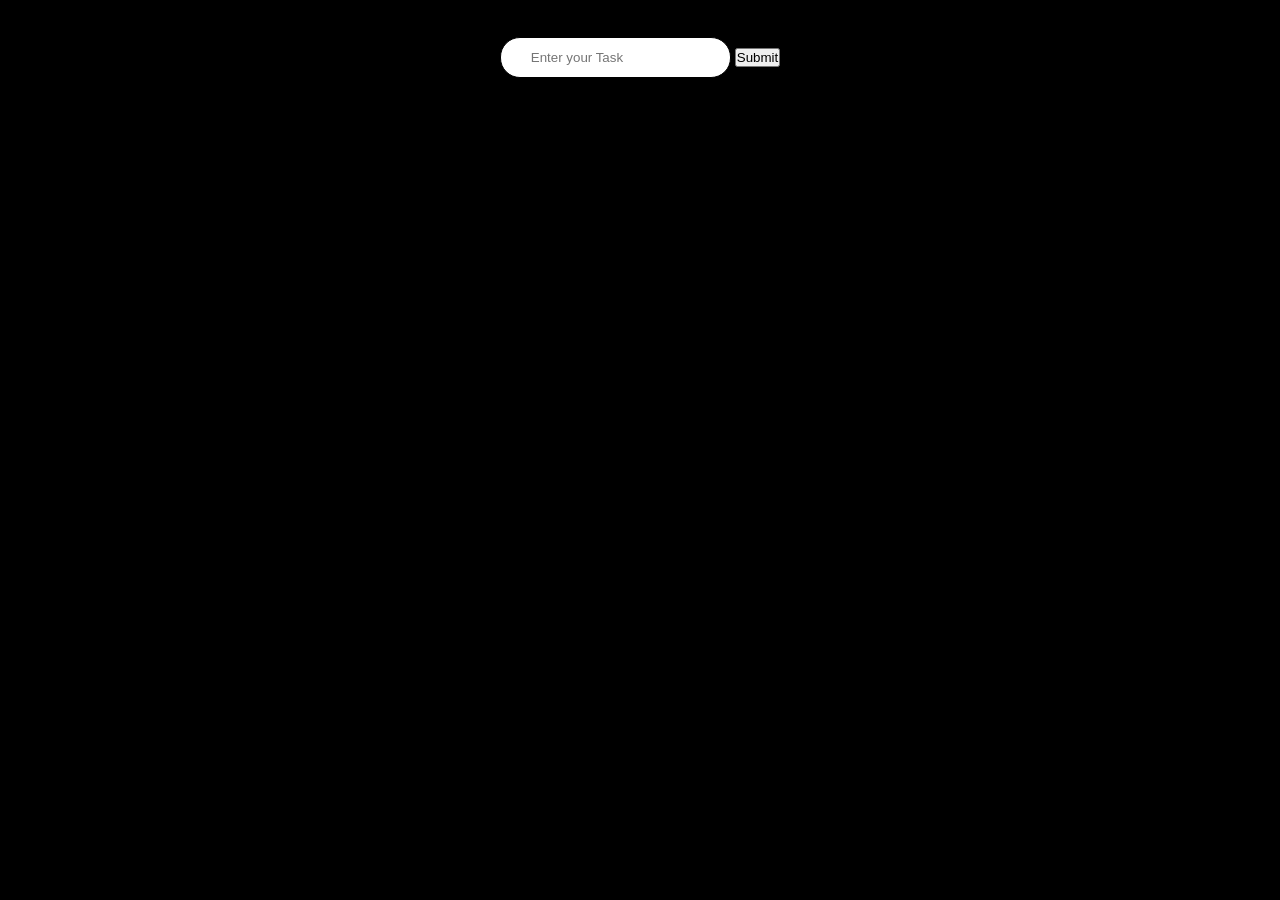
<file: Day-01-Todo-List/index.html>
<!doctype html>
<html lang="en">
  <head>
    <meta charset="UTF-8" />
    <meta name="viewport" content="width=device-width, initial-scale=1.0" />
    <title>TO-DO Application</title>
    <link rel="stylesheet" href="style.css" />
  </head>
  <body>
    <div class="todo">
      <h1 id="todo-h1">TO-DO LIST</h1>
      <input type="text" id="todo-text" placeholder="Enter your Task" />
      <button id="todo-btn">Submit</button>
    </div>
    <div id="taskContainer">
     
    </div>

    <script src="script.js"></script>
  </body>
</html>
</file>
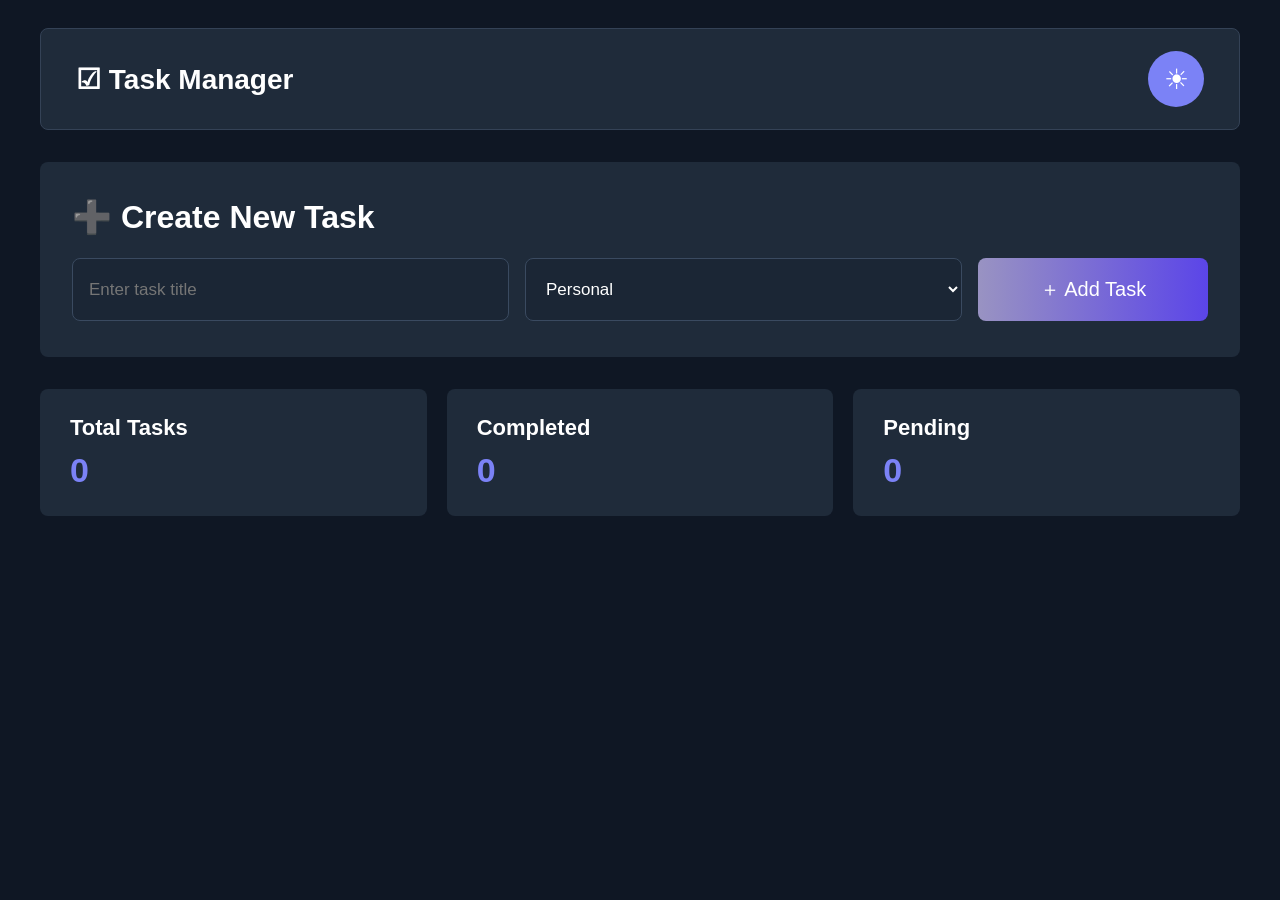
<file: Day-02-Task-Manager/index.html>
<!DOCTYPE html>
<html lang="en">
<head>
  <meta charset="UTF-8" />
  <meta name="viewport" content="width=device-width, initial-scale=1.0" />
  <title>Task Manager</title>
  <link rel="stylesheet" href="style.css" />
</head>
<body data-theme="dark">

  <div class="container">

    <header class="top-bar">
      <h1>☑ Task Manager</h1>
      <button id="themeBtn">☀</button>
    </header>

    <section class="create-box">
      <h2>➕ Create New Task</h2>

      <form id="taskForm">
        <input id="taskInput" type="text" placeholder="Enter task title" />

        <select id="categoryInput">
          <option value="personal">Personal</option>
          <option value="study">Study</option>
          <option value="work">Work</option>
        </select>

        <button type="submit">＋ Add Task</button>
      </form>
    </section>

    <section class="stats">
      <div class="stat-card">
        <h3>Total Tasks</h3>
        <p id="totalCount">0</p>
      </div>

      <div class="stat-card">
        <h3>Completed</h3>
        <p id="completedCount">0</p>
      </div>

      <div class="stat-card">
        <h3>Pending</h3>
        <p id="pendingCount">0</p>
      </div>
    </section>

    <section id="taskList"></section>

  </div>

  <script src="script.js"></script>
</body>
</html>
</file>
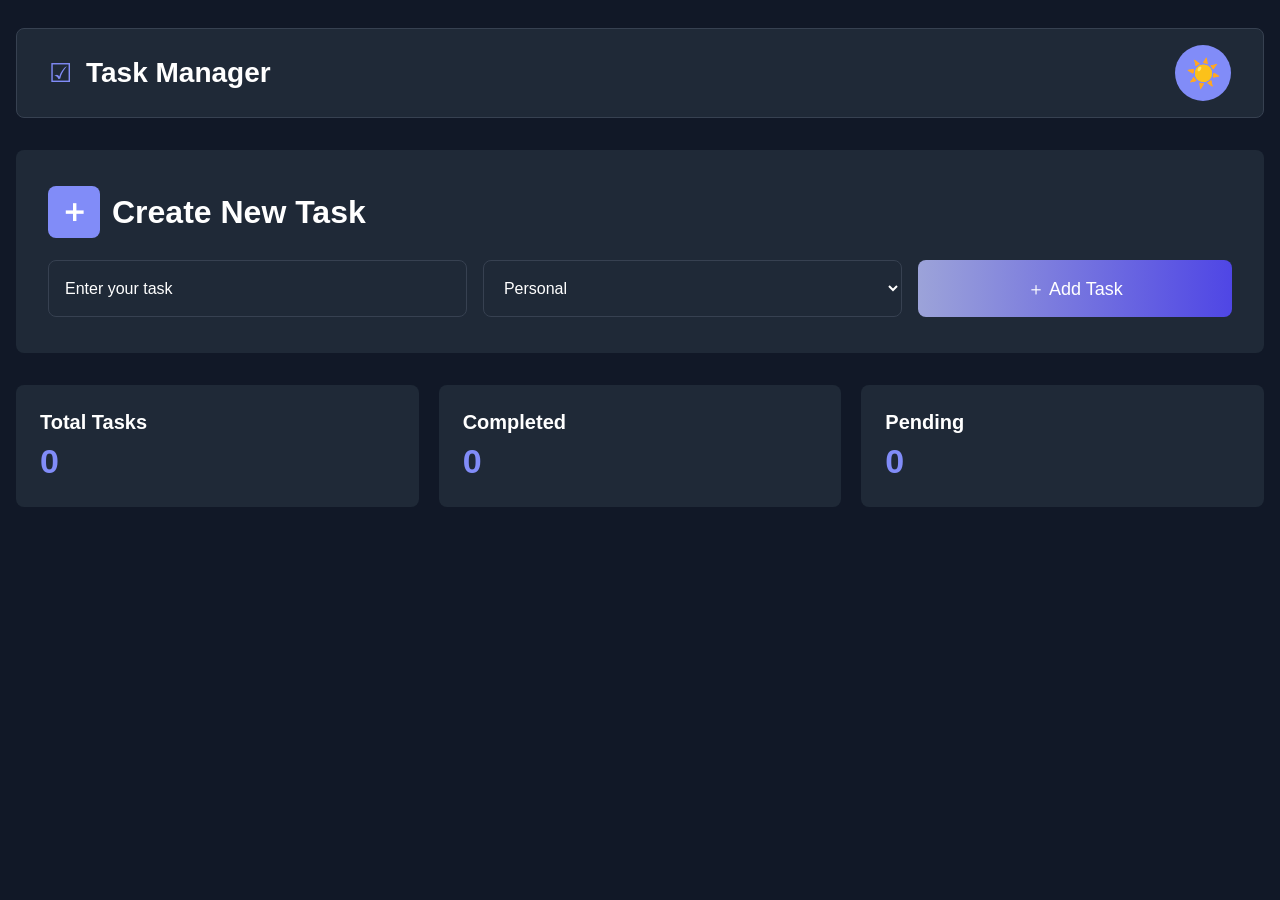
<file: Day-03-Manager/index.html>
<!doctype html>
<html lang="en">
  <head>
    <meta charset="UTF-8" />
    <meta name="viewport" content="width=device-width, initial-scale=1.0" />
    <title>Task Manager</title>
    <link rel="stylesheet" href="style.css" />
  </head>
  <body>
    <div class="container">
      <header class="header">
        <div class="logo">
          <span>☑</span>
          <h1>Task Manager</h1>
        </div>

    <button id="themeBtn" class="theme-btn">☀️</button>
      </header>
      <!-- create new task  -->
      <section class="task-box">
        <h2><span>＋</span> Create New Task</h2>

        <div class="form">
          <input id="taskInput" type="text" placeholder="Enter your task" />

          <select id="categoryInput">
            <option>Personal</option>
            <option>Work</option>
            <option>Study</option>
          </select>

          <button id="addBtn" class="add-btn">＋ Add Task</button>

          
        </div>
      </section>

      <section class="stats">
        <div class="card">
          <h3>Total Tasks</h3>
          <p id="totalTasks">0</p>
        </div>

        <div class="card">
          <h3>Completed</h3>
        <p id="completedTasks">0</p>
        </div>

        <div class="card">
          <h3>Pending</h3>
        <p id="pendingTasks">0</p>
        </div>
      </section>
    <div id="taskList"></div>
      
    </div>
    <script src="script.js"></script>
  </body>
</html>
</file>
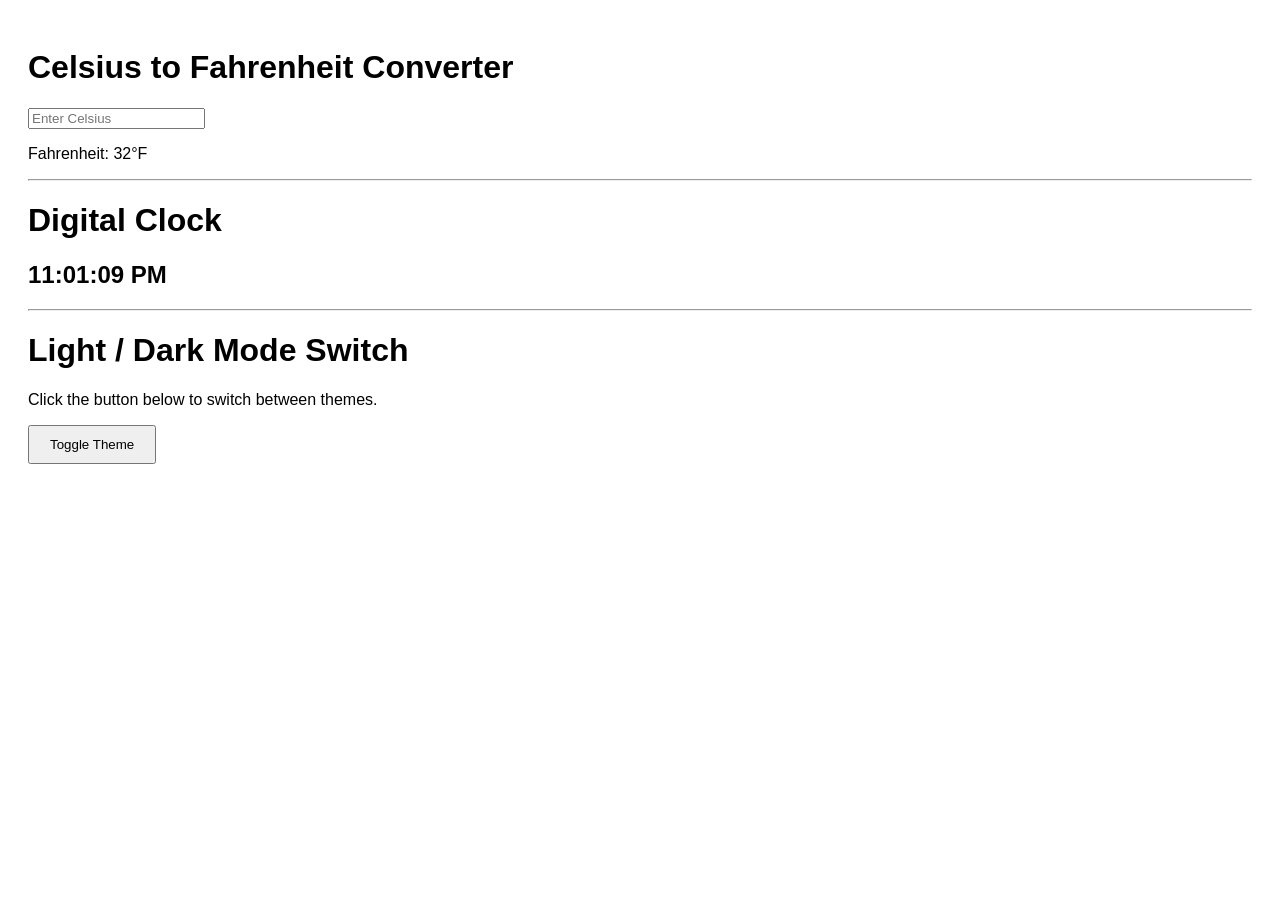
<file: Day-04-Dot-Game/index.html>
<!doctype html>
<html lang="en">
  <head>
    <meta charset="UTF-8" />
    <meta name="viewport" content="width=device-width, initial-scale=1.0" />
    <title>Light / Dark Mode</title>
    <link rel="stylesheet" href="style.css" />
  </head>
  <body>
    <h1>Celsius to Fahrenheit Converter</h1>

    <input type="number" id="celsius" placeholder="Enter Celsius">

    <p>Fahrenheit: <span id="fahrenheit">32</span>°F</p>
    <hr>
    <h1>Digital Clock</h1>

    <h2 id="clock">00:00:00</h2><hr>

    <h1>Light / Dark Mode Switch</h1>

    <p>Click the button below to switch between themes.</p>

    <button id="themeBtn">Toggle Theme</button>

    <script src="script.js"></script>
  </body>
</html>
</file>
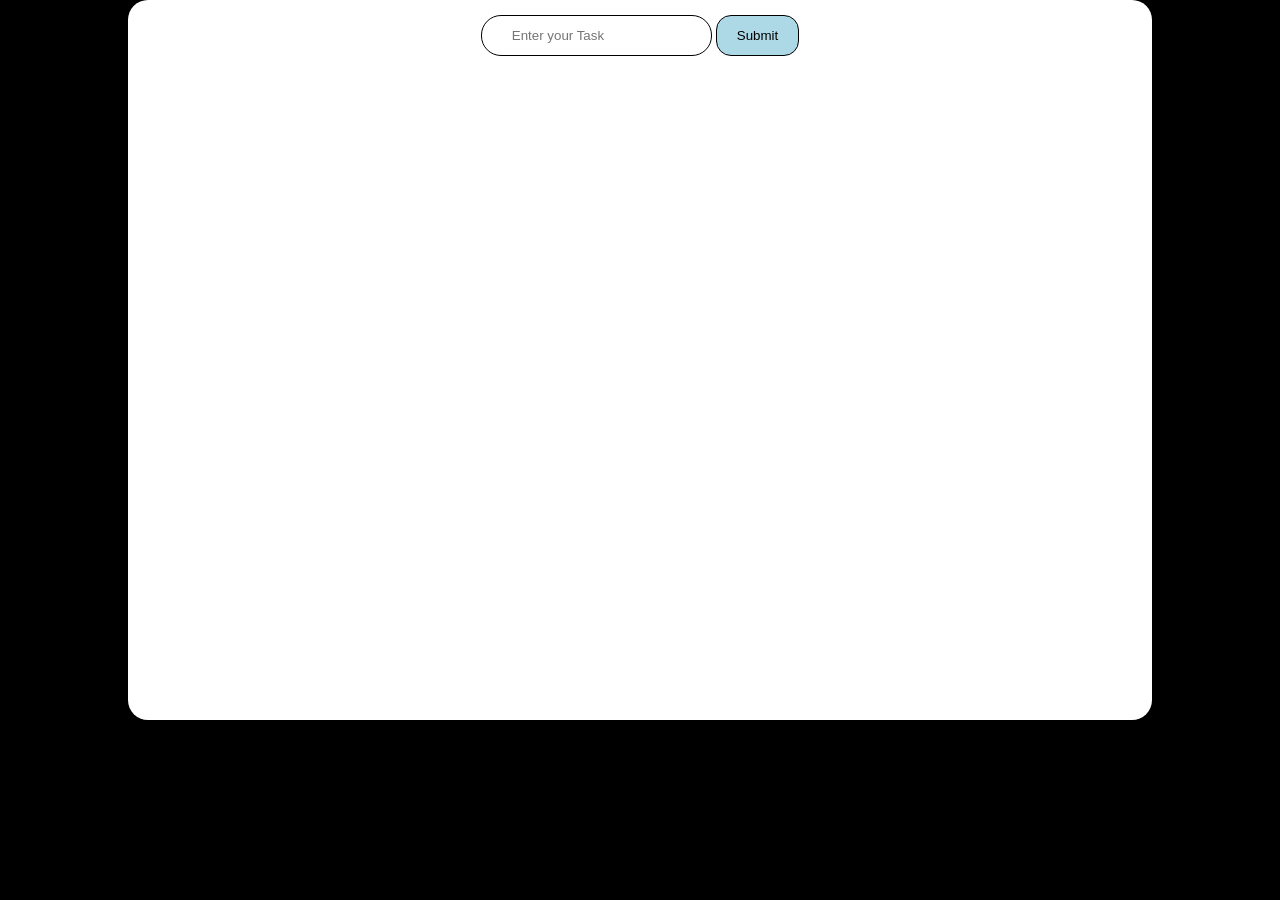
<file: Day-01-Todo-List/main.html>
<!doctype html>
<html lang="en">
  <head>
    <meta charset="UTF-8" />
    <meta name="viewport" content="width=device-width, initial-scale=1.0" />
    <title>Document</title>
    <link rel="stylesheet" href="style.css" />
  </head>
  <body>
    <main>
      <div id="input">
        <input type="text" required placeholder="Enter your Task" />
        <button id="btn1">Submit</button>
      </div>

      <div id="tl">
        
      </div>
    </main>

    <script src="java.js"></script>
  </body>
</html>
</file>
<file: Day-01-Todo-List/style.css>
*{
margin: 0;
padding: 0;
box-sizing: border-box;
}
html,body{
height: 100%;
width:	100%;
background-color: black;
display: flex;
justify-content: center;
}
main{
    width: 80%;
    height: 80%;
    background-color: white;
    border-radius: 20px;
    padding: 15px;
    display: flex;
    flex-direction: column;
    align-items: center;
}
input{
    padding: 12px 30px;
    border: 1px solid black;
    border-radius: 20px;

}
#btn1{
    padding: 12px 20px;
    border: 1px solid black;
    border-radius: 15px;
    cursor: pointer;
    background-color: lightblue;
}
#tl{
   
    width: 70%;
    margin-top: 20px;
     overflow: hidden;
   display: flex;
    flex-direction: column;
    gap: 10px;
} 

.li{
     background-color: lightblue;
    display: flex;
    justify-content: space-between;
    border: 1px solid black;
    padding: 7px 10px;
    align-items: center;
    
    
   
}
.btn{
    padding: 5px 20px;
    border: 1px solid black;
    border-radius: 15px;
    cursor: pointer;
    
}
</file>
<file: Day-02-Task-Manager/style.css>
* {
  margin: 0;
  padding: 0;
  box-sizing: border-box;
}

body {
  background: #0f1724;
  color: white;
  font-family: Arial, sans-serif;
}

.container {
  width: 96%;
  max-width: 1200px;
  margin: 28px auto;
}

.top-bar,
.create-box,
.stat-card {
  background: #1f2b3a;
  border-radius: 8px;
}

.top-bar {
  border: 1px solid #344256;
  padding: 22px 35px;
  display: flex;
  justify-content: space-between;
  align-items: center;
}

.top-bar h1 {
  font-size: 28px;
}

#themeBtn {
  width: 56px;
  height: 56px;
  border-radius: 50%;
  border: none;
  background: #7b82f6;
  color: white;
  font-size: 28px;
  cursor: pointer;
}

.create-box {
  margin-top: 32px;
  padding: 36px 32px;
}

.create-box h2 {
  font-size: 32px;
  margin-bottom: 22px;
}

form {
  display: flex;
  gap: 16px;
}

input,
select {
  flex: 1;
  background: #1b2635;
  border: 1px solid #3a4a60;
  color: white;
  padding: 20px 16px;
  font-size: 17px;
  border-radius: 8px;
}

form button {
  width: 230px;
  border: none;
  border-radius: 8px;
  background: linear-gradient(90deg, #9993c2, #5b45e8);
  color: white;
  font-size: 20px;
  cursor: pointer;
}

.stats {
  margin-top: 32px;
  display: flex;
  gap: 20px;
}

.stat-card {
  flex: 1;
  padding: 26px 30px;
}

.stat-card h3 {
  font-size: 22px;
  margin-bottom: 10px;
}

.stat-card p {
  font-size: 34px;
  font-weight: bold;
  color: #7b82f6;
}
@media (max-width: 768px) {
  .container {
    width: 94%;
    margin: 18px auto;
  }

  .top-bar {
    padding: 18px 20px;
  }

  .top-bar h1 {
    font-size: 22px;
  }

  #themeBtn {
    width: 46px;
    height: 46px;
    font-size: 24px;
  }

  .create-box {
    padding: 24px 18px;
  }

  .create-box h2 {
    font-size: 25px;
  }

  form {
    flex-direction: column;
  }

  input,
  select,
  form button {
    width: 100%;
  }

  form button {
    height: 58px;
  }

  .stats {
    flex-direction: column;
  }
}
@media (max-width: 480px) {
  .top-bar h1 {
    font-size: 20px;
  }

  .create-box h2 {
    font-size: 22px;
  }

  input,
  select,
  button {
    font-size: 15px;
  }
}
#taskList {
  margin-top: 30px;
}

.task-card {
  background: #1f2b3a;
  padding: 20px;
  border-radius: 8px;
  margin-bottom: 15px;
  border: 1px solid #344256;
}

.task-card h3 {
  margin-bottom: 8px;
}

.task-card p {
  color: #7b82f6;
}
.button-box {
  display: flex;
  gap: 10px;
  margin-top: 15px;
}

.button-box button {
  padding: 9px 14px;
  border: none;
  border-radius: 6px;
  color: white;
  cursor: pointer;
}

.edit-btn {
  background: #3b82f6;
}

.complete-btn {
  background: #22c55e;
}

.delete-btn {
  background: #ef4444;
}
.completed {
  border-left: 5px solid #22c55e;
  opacity: 0.8;
}

.completed h3 {
  text-decoration: line-through;
}
body.light {
  background: #f4f4f4;
  color: #111;
}

body.light .top-bar,
body.light .create-box,
body.light .stat-card,
body.light .task-card {
  background: white;
  color: #111;
  border: 1px solid #ddd;
}

body.light input,
body.light select {
  background: white;
  color: #111;
  border: 1px solid #ccc;
}
</file>
<file: Day-03-Manager/style.css>
* {
  margin: 0;
  padding: 0;
  box-sizing: border-box;
}

body {
  font-family: Arial, sans-serif;
  background: #111827;
  color: white;
}
.light-theme {
  background-color: #f5f5f5;
  color: black;
}
.container {
  width: 100%;
  min-height: 100vh;
  padding: 28px 16px;
}

/* Header */
.header {
  background: #1f2937;
  border: 1px solid #374151;
  border-radius: 8px;
  padding: 16px 32px;
  display: flex;
  justify-content: space-between;
  align-items: center;
}

.logo {
  display: flex;
  align-items: center;
  gap: 14px;
}

.logo span {
  color: #818cf8;
  font-size: 26px;
}

.logo h1 {
  font-size: 28px;
}

.theme-btn {
  width: 56px;
  height: 56px;
  border: none;
  border-radius: 50%;
  background: #818cf8;
  color: white;
  font-size: 28px;
  cursor: pointer;
}

/* Create Task Box */
.task-box {
  margin-top: 32px;
  background: #1f2937;
  border-radius: 8px;
  padding: 36px 32px;
}

.task-box h2 {
  font-size: 32px;
  margin-bottom: 22px;
  display: flex;
  align-items: center;
  gap: 12px;
}

.task-box h2 span {
  background: #818cf8;
  padding: 4px 10px;
  border-radius: 8px;
}

.form {
  display: grid;
  grid-template-columns: 1fr 1fr 0.75fr;
  gap: 16px;
}

input,
select {
  background: #1f2937;
  border: 1px solid #374151;
  border-radius: 8px;
  padding: 18px 16px;
  color: white;
  font-size: 16px;
  outline: none;
}

input::placeholder {
  color: white;
}

.add-btn {
  border: none;
  border-radius: 8px;
  background: linear-gradient(to right, #9ca3d9, #4f46e5);
  color: white;
  font-size: 18px;
  cursor: pointer;
}

.add-btn span {
  font-size: 28px;
  margin-right: 12px;
}

/* Stats */
.stats {
  margin-top: 32px;
  display: grid;
  grid-template-columns: repeat(3, 1fr);
  gap: 20px;
}

.card {
  background: #1f2937;
  border-radius: 8px;
  padding: 26px 24px;
}

.card h3 {
  font-size: 20px;
  margin-bottom: 8px;
}

.card p {
  font-size: 34px;
  font-weight: bold;
  color: #818cf8;
}

/* Responsive */
@media (max-width: 768px) {
  .header {
    padding: 16px 20px;
  }

  .logo h1 {
    font-size: 24px;
  }

  .task-box h2 {
    font-size: 26px;
  }

  .form {
    grid-template-columns: 1fr;
  }

  .add-btn {
    padding: 16px;
  }

  .stats {
    grid-template-columns: 1fr;
  }
}

@media (max-width: 480px) {
  .container {
    padding: 18px 12px;
  }

  .header {
    flex-direction: column;
    gap: 15px;
  }

  .task-box {
    padding: 25px 18px;
  }

  .task-box h2 {
    font-size: 22px;
  }
}
.task-card {
  background-color: #1f2937;
  border: 1px solid #374151;
  border-radius: 8px;
margin-top: 50px;
  padding: 20px;

  display: flex;
  flex-direction: column;
  gap: 20px;
}

.task-info h3 {
  color: white;
  margin-bottom: 8px;
}

.task-info p {
  color: #6366f1;
}
.completed {
  opacity: 0.7;
}

.completed h3 {
  text-decoration: line-through;
}
.task-actions {
  display: flex;
  gap: 10px;
  flex-wrap: wrap;
}

.task-actions button {
  border: none;
  color: white;
  padding: 10px 18px;
  border-radius: 6px;
  cursor: pointer;
}

.edit-btn {
  background-color: #3b82f6;
}

.complete-btn {
  background-color: #22c55e;
}

.delete-btn {
  background-color: #ef4444;
}
body.light-theme {
  background-color: #f5f5f5;
  color: #111827;
}

body.light-theme .header,
body.light-theme .task-box,
body.light-theme .card,
body.light-theme .task-card {
  background-color: white;
  color: #111827;
  border-color: #d1d5db;
}

body.light-theme .logo h1,
body.light-theme .task-box h2,
body.light-theme .task-info h3,
body.light-theme .card h3 {
  color: #111827;
}

body.light-theme input,
body.light-theme select {
  background-color: white;
  color: #111827;
  border-color: #d1d5db;
}

body.light-theme input::placeholder {
  color: #6b7280;
}
</file>
<file: Day-04-Dot-Game/style.css>
body {
    background-color: white;
    color: black;
    font-family: Arial, sans-serif;
    padding: 20px;
}

/* Dark Theme */
.dark-mode {
    background-color: #121212;
    color: white;
}

button {
    padding: 10px 20px;
    cursor: pointer;
}
</file>
